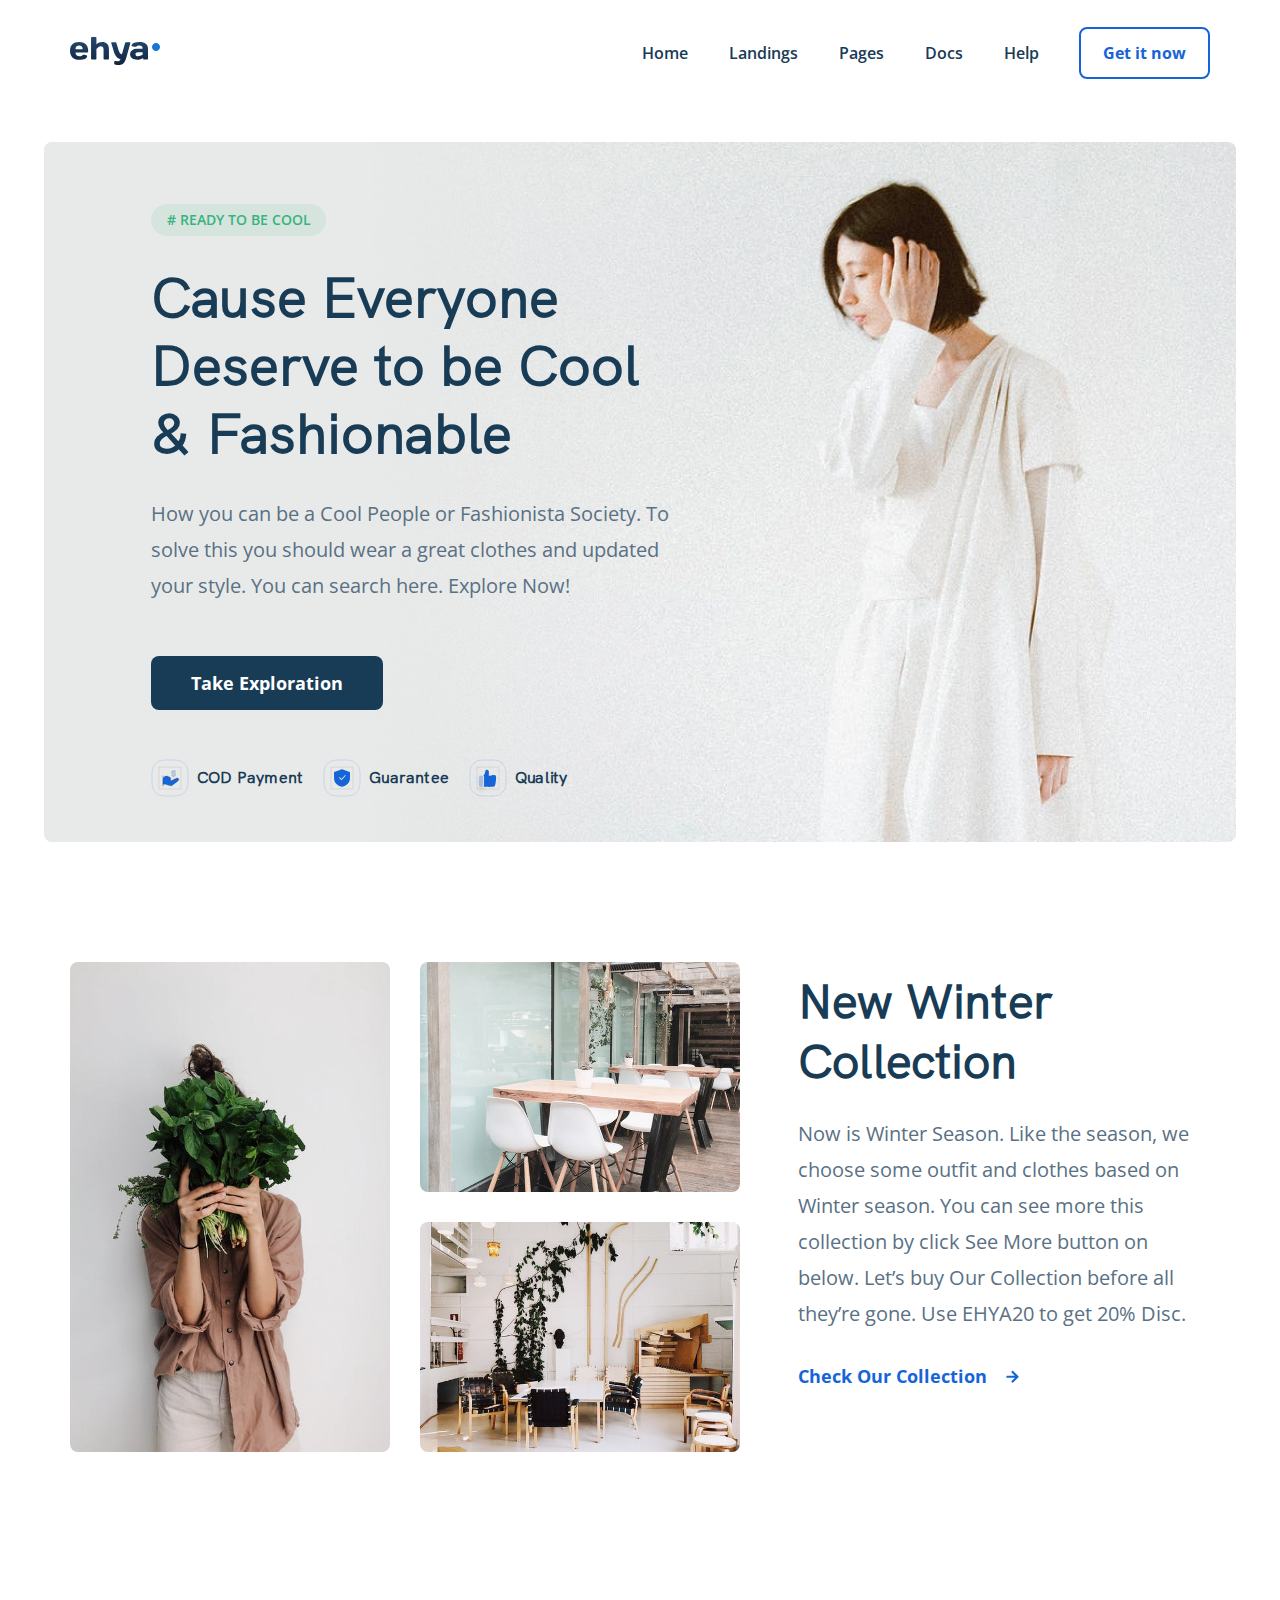
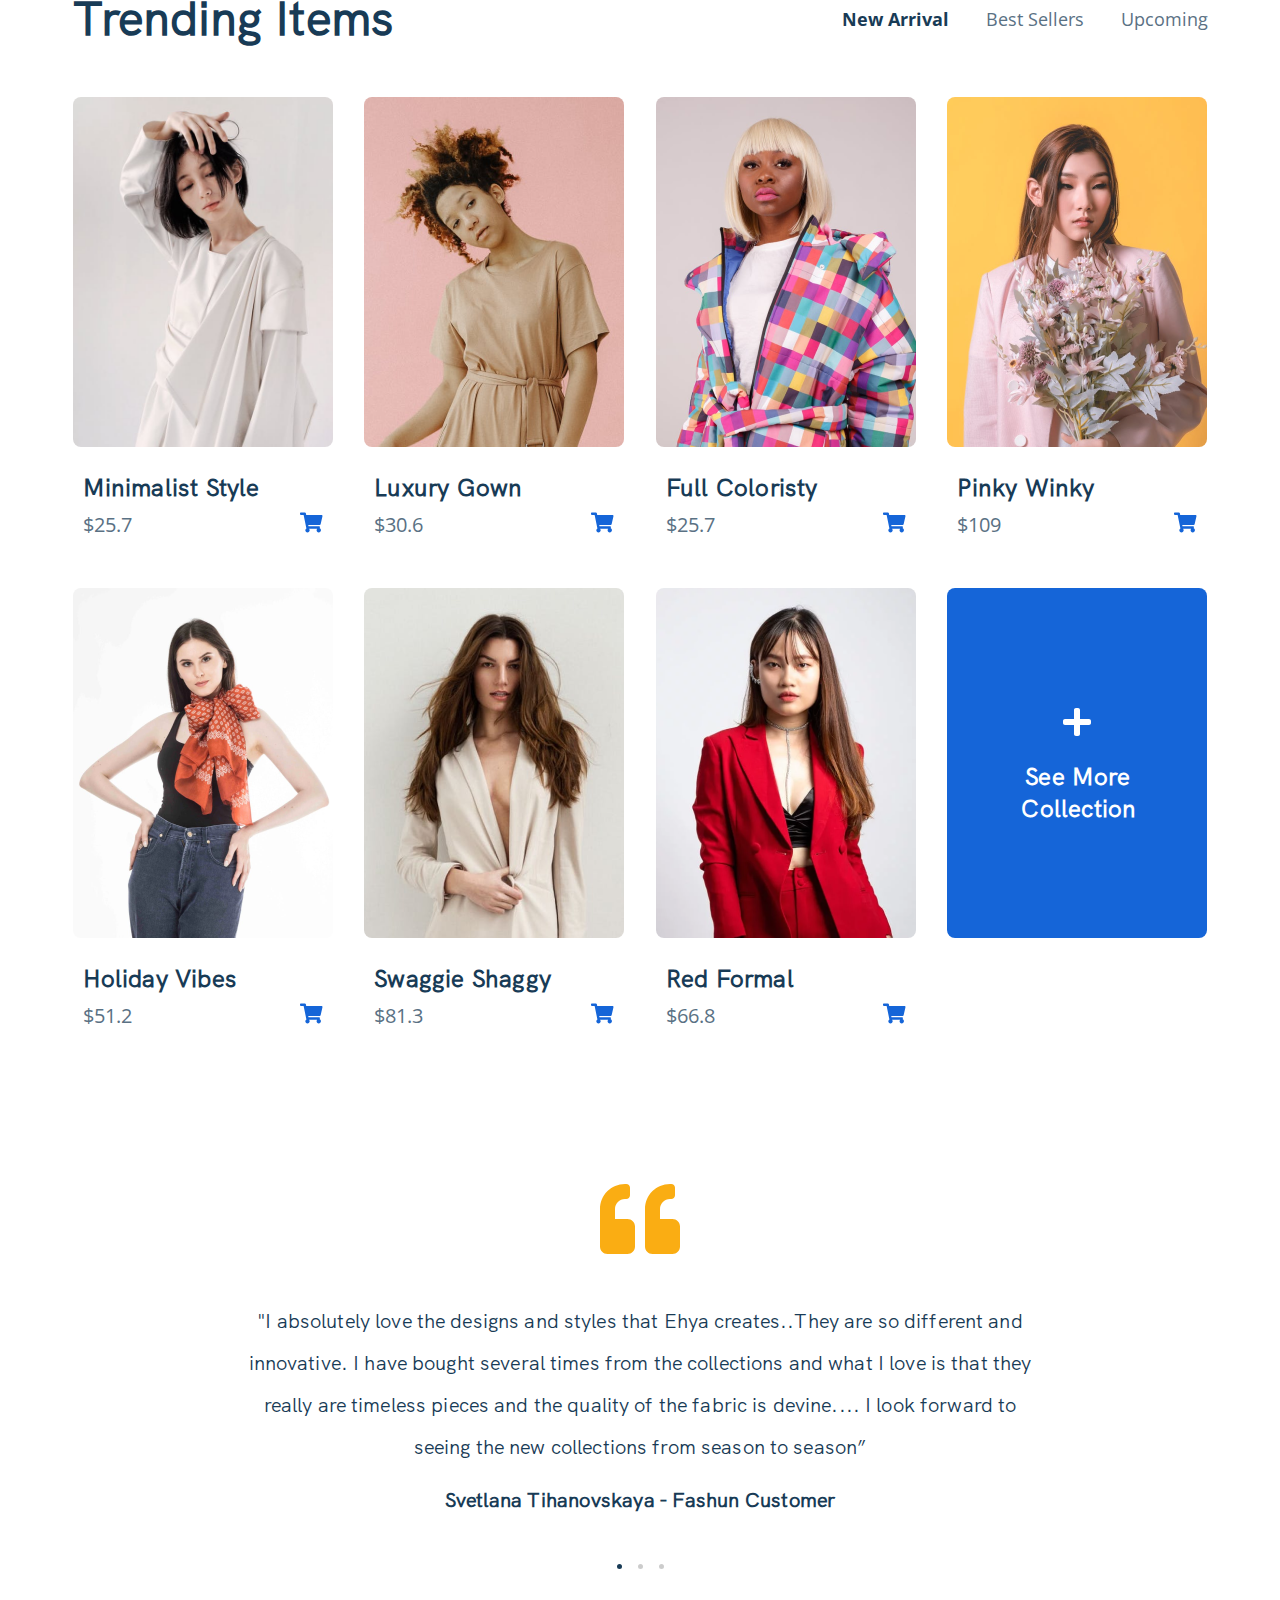
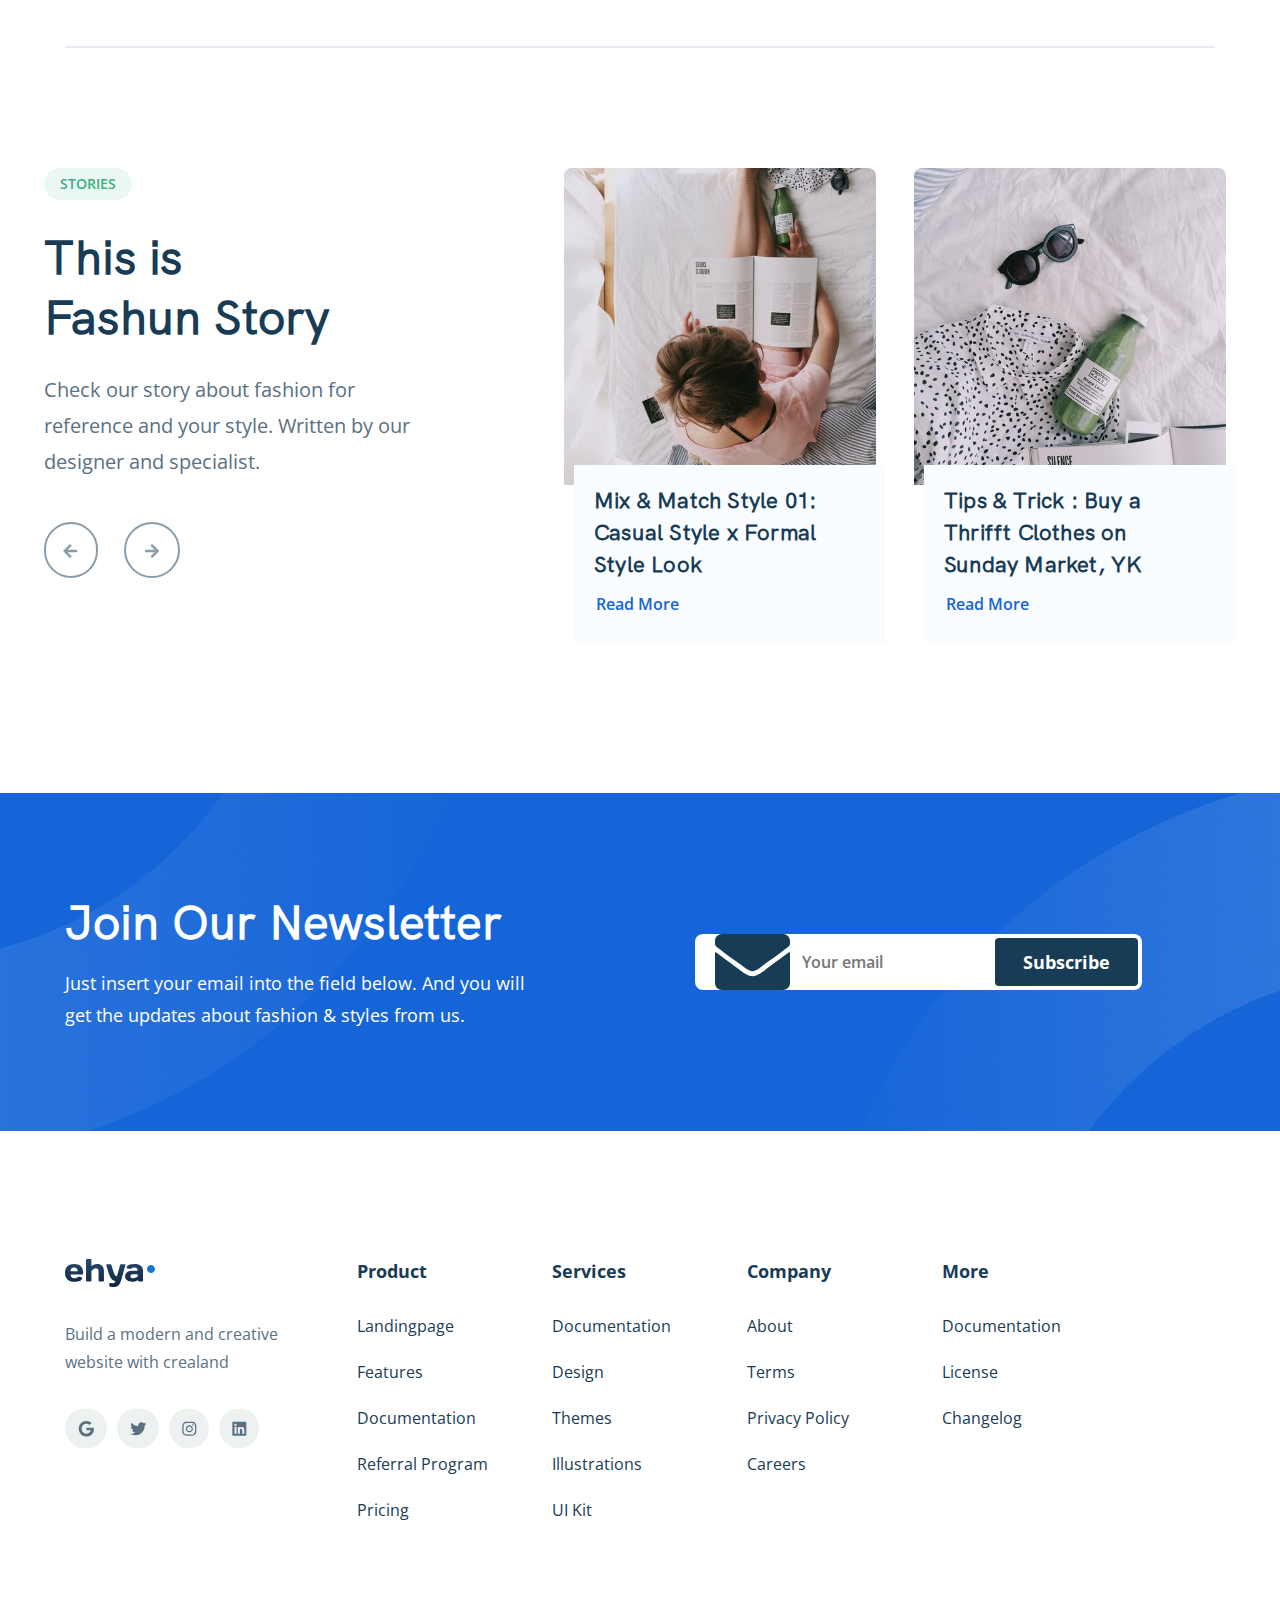
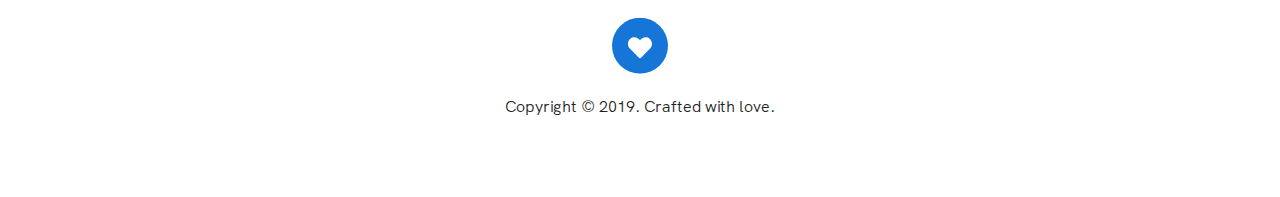
<file: index.html>
<!DOCTYPE html>
<html lang="en">
  <head>
    <meta charset="UTF-8" />
    <meta name="viewport" content="width=device-width, initial-scale=1.0" />
    <title>Fashion</title>
    <link rel="icon" type="image/png" sizes="16x16" href="favicon.ico" />
    <link rel="stylesheet" href="css/swiper-bundle.min.css" />
    <link rel="stylesheet" href="css/style.css" />
    <link
      href="https://fonts.googleapis.com/css2?family=Open+Sans:wght@400;700&display=swap"
      rel="stylesheet"
    />
  </head>
  <body>
    <header class="header header__fixed">
      <div class="container">
        <div class="header__top">
          <a href="https://www.kadyr-nurberdiyev.ru/Fashion/" class="logo">
            <img
              src="img/Logo.svg"
              alt="foto:image"
              class="header__logo-image"
            />
          </a>
          <ul class="navbar-menu">
            <li class="navbar-menu__item">
              <a
                href="https://www.kadyr-nurberdiyev.ru/Fashion/"
                class="navbar-menu__link"
                >Home</a
              >
            </li>
            <li class="navbar-menu__item">
              <a
                href="https://www.kadyr-nurberdiyev.ru/Fashion/"
                class="navbar-menu__link"
                >Landings</a
              >
            </li>
            <li class="navbar-menu__item">
              <a
                href="https://www.kadyr-nurberdiyev.ru/Fashion/"
                class="navbar-menu__link"
                >Pages</a
              >
            </li>
            <li class="navbar-menu__item">
              <a
                href="https://www.kadyr-nurberdiyev.ru/Fashion/"
                class="navbar-menu__link"
                >Docs</a
              >
            </li>
            <li class="navbar-menu__item">
              <a
                href="https://www.kadyr-nurberdiyev.ru/Fashion/"
                class="navbar-menu__link"
                >Help</a
              >
            </li>
          </ul>
          <!-- /.navbar-menu -->
          <a
            href="https://www.kadyr-nurberdiyev.ru/Fashion/"
            class="header__button"
            >Get it now</a
          >
          <button data-toggle="modal" class="header__mobile-button">
            <span class="header__line"></span>
            <span class="header__line"></span>
            <span class="header__line"></span>
          </button>
        </div>
        <!-- /.header__top -->
      </div>
      <!-- /.container -->
    </header>
    <div class="modal">
      <div class="modal__dialog">
        <a
          href="https://www.kadyr-nurberdiyev.ru/Fashion/"
          class="modal__close"
        >
          <img src="img/icon-close.svg" alt="icon: close"
        /></a>
        <ul class="modal__menu">
          <li class="modal__item">
            <a
              href="https://www.kadyr-nurberdiyev.ru/Fashion/"
              class="modal__link"
              >Home</a
            >
          </li>
          <li class="modal__item">
            <a
              href="https://www.kadyr-nurberdiyev.ru/Fashion/"
              class="modal__link"
              >Landings</a
            >
          </li>
          <li class="modal__item">
            <a
              href="https://www.kadyr-nurberdiyev.ru/Fashion/"
              class="modal__link"
              >Pages</a
            >
          </li>
          <li class="modal__item">
            <a
              href="https://www.kadyr-nurberdiyev.ru/Fashion/"
              class="modal__link"
              >Docs</a
            >
          </li>
          <li class="modal__item">
            <a
              href="https://www.kadyr-nurberdiyev.ru/Fashion/"
              class="modal__link"
              >Help</a
            >
          </li>
        </ul>
        <!-- /.navbar-menu -->
        <a
          href="https://www.kadyr-nurberdiyev.ru/Fashion/"
          class="modal__button"
          >Get it now</a
        >
      </div>
      <!-- /.modal__dialog -->
    </div>
    <!-- /.modal -->

    <section class="advertisement">
      <div class="advertisement__main-texts">
        <p class="advertisement__tag"># READY TO BE COOL</p>
        <h1 class="advertisement__head">
          Cause Everyone Deserve to be Cool &&nbsp;Fashionable
        </h1>
        <span class="text advertisement__text"
          >How you can be a Cool People or Fashionista Society. To solve this
          you should wear a great clothes and updated your style. You can search
          here. Explore Now!</span
        >
        <a
          href="https://www.kadyr-nurberdiyev.ru/Fashion/"
          class="advertisement__button"
          >Take Exploration</a
        >
        <div class="advertisement__icons">
          <a
            href="https://www.kadyr-nurberdiyev.ru/Fashion/"
            class="advertisement__icons_payment"
          >
            <img
              class="advertisement__icon"
              src="img/icon-get-money.svg"
              alt="icon: get-money"
            />
            <span class="advertisement__icon_payment">COD Payment</span>
          </a>
          <a
            href="https://www.kadyr-nurberdiyev.ru/Fashion/"
            class="advertisement__icons_guarantee"
          >
            <img
              class="advertisement__icon"
              src="img/icon-protection.svg"
              alt="icon: icon-protection"
            />
            <span>Guarantee</span>
          </a>
          <a
            href="https://www.kadyr-nurberdiyev.ru/Fashion/"
            class="advertisement__icons_quality"
          >
            <img
              class="advertisement__icon"
              src="img/icon-like.svg"
              alt="icon: like"
            />
            <span>Quality</span>
          </a>
        </div>
        <!-- /.advertisement__icons -->
      </div>
      <!-- /.advertisement__main-texts -->
    </section>
    <!-- /.advertisement -->
    <section class="new-collection">
      <div class="container">
        <div class="new-collection__section">
          <div class="new-collection__photos">
            <div class="new-collection__big-photos">
              <img
                class="new-collection__big-photo"
                src="img/new-collection-1.png"
                alt="foto: new collection clothe"
              />
            </div>
            <div class="new-collection__little-photos">
              <img
                class="new-collection__little-photo_1"
                src="img/new-collection-2.png"
                alt="foto: new collection interior"
              />
              <img
                class="new-collection__little-photo_2"
                src="img/new-collection-3.png"
                alt="foto: new collection interior"
              />
            </div>
          </div>
          <!-- /.new-collection__photos -->
          <div class="new-collection__texts">
            <h3 class="title new-collection__title">New Winter Collection</h3>
            <p class="text new-collection__text">
              Now is Winter Season. Like the season, we choose some outfit and
              clothes based on Winter season. You can see more this collection
              by click See More button on below. Let’s buy Our Collection before
              all they’re gone. Use EHYA20 to get 20% Disc.
            </p>
            <div class="new-collection__check">
              <a href="https://www.kadyr-nurberdiyev.ru/Fashion/" class="check"
                >Check Our Collection</a
              >
              <img src="img/icon-check.svg" alt="icon: next" />
            </div>
          </div>
          <!-- /.new-collection__texts -->
        </div>
        <!-- /.new-collection__section -->
      </div>
      <!-- /.container -->
    </section>
    <section class="trends">
      <div class="container">
        <div class="trends__texts">
          <h3 class="title trends__title">Trending Items</h3>
          <!-- /.title trends__title -->
          <ul class="trends__navbar">
            <li
              data-target="#new"
              class="trends__navbar_link trends__navbar_link--active"
            >
              New Arrival
            </li>
            <li data-target="#best" class="trends__navbar_link">
              Best Sellers
            </li>
            <li data-target="#up" class="trends__navbar_link">
              Upcoming
            </li>
          </ul>
          <!-- /.trends__navbar -->
        </div>
        <!-- /.trends__texts -->
        <div id="new" class="content__item content__item--active">
          <div class="products">
            <div class="card products__card1">
              <a
                href="https://www.kadyr-nurberdiyev.ru/Fashion/"
                class="product"
              >
                <img
                  src="img/products-image/products-image-1.png"
                  alt="foto: product"
                  class="products__image"
                />
              </a>
              <!-- /.product -->
              <a
                href="https://www.kadyr-nurberdiyev.ru/Fashion/"
                class="products__name"
                >Minimalist Style</a
              >
              <!-- /.products__name -->
              <div class="products__buy">
                <span class="products__price">$25.7</span>
                <a
                  href="https://www.kadyr-nurberdiyev.ru/Fashion/"
                  class="products__order"
                >
                  <img
                    class="shopping-cart"
                    src="img/shopping-cart.svg"
                    alt="foto: cart"
                  />
                </a>
              </div>
              <!-- /.products__buy -->
            </div>
            <!-- /.card products__card1 -->
            <div class="card products__card2">
              <a
                href="https://www.kadyr-nurberdiyev.ru/Fashion/"
                class="product"
              >
                <img
                  src="img/products-image/products-image-2.png"
                  alt=""
                  class="products__image"
                />
              </a>
              <!-- /.product -->
              <a
                href="https://www.kadyr-nurberdiyev.ru/Fashion/"
                class="products__name"
                >Luxury Gown</a
              >
              <!-- /.products__name -->
              <div class="products__buy">
                <span class="products__price">$30.6</span>
                <a
                  href="https://www.kadyr-nurberdiyev.ru/Fashion/"
                  class="products__order"
                >
                  <img
                    class="shopping-cart"
                    src="img/shopping-cart.svg"
                    alt="foto: cart"
                  />
                </a>
              </div>
              <!-- /.products__buy -->
            </div>
            <!-- /.card products__card2 -->
            <div class="card products__card3">
              <a
                href="https://www.kadyr-nurberdiyev.ru/Fashion/"
                class="product"
              >
                <img
                  src="img/products-image/products-image-3.png"
                  alt=""
                  class="products__image"
                />
              </a>
              <!-- /.product -->
              <a
                href="https://www.kadyr-nurberdiyev.ru/Fashion/"
                class="products__name"
                >Full Coloristy</a
              >
              <!-- /.products__name -->
              <div class="products__buy">
                <span class="products__price">$25.7</span>
                <a
                  href="https://www.kadyr-nurberdiyev.ru/Fashion/"
                  class="products__order"
                >
                  <img
                    class="shopping-cart"
                    src="img/shopping-cart.svg"
                    alt="foto: cart"
                  />
                </a>
              </div>
              <!-- /.products__buy -->
            </div>
            <!-- /.card products__card3 -->
            <div class="card products__card4">
              <a
                href="https://www.kadyr-nurberdiyev.ru/Fashion/"
                class="product"
              >
                <img
                  src="img/products-image/products-image-4.png"
                  alt=""
                  class="products__image"
                />
              </a>
              <!-- /.product -->
              <a
                href="https://www.kadyr-nurberdiyev.ru/Fashion/"
                class="products__name"
                >Pinky Winky</a
              >
              <!-- /.products__name -->
              <div class="products__buy">
                <span class="products__price">$109</span>
                <a
                  href="https://www.kadyr-nurberdiyev.ru/Fashion/"
                  class="products__order"
                >
                  <img
                    class="shopping-cart"
                    src="img/shopping-cart.svg"
                    alt="foto: cart"
                  />
                </a>
              </div>
              <!-- /.products__buy -->
            </div>
            <!-- /.card products__card4 -->
            <div class="card products__card5">
              <a
                href="https://www.kadyr-nurberdiyev.ru/Fashion/"
                class="product"
              >
                <img
                  src="img/products-image/products-image-5.png"
                  alt=""
                  class="products__image"
                />
              </a>
              <!-- /.product -->
              <a
                href="https://www.kadyr-nurberdiyev.ru/Fashion/"
                class="products__name"
                >Holiday Vibes</a
              >
              <!-- /.products__name -->
              <div class="products__buy">
                <span class="products__price">$51.2</span>
                <a
                  href="https://www.kadyr-nurberdiyev.ru/Fashion/"
                  class="products__order"
                >
                  <img
                    class="shopping-cart"
                    src="img/shopping-cart.svg"
                    alt="foto: cart"
                  />
                </a>
              </div>
              <!-- /.products__buy -->
            </div>
            <!-- /.card products__card5 -->
            <div class="card products__card6">
              <a
                href="https://www.kadyr-nurberdiyev.ru/Fashion/"
                class="product"
              >
                <img
                  src="img/products-image/products-image-6.png"
                  alt=""
                  class="products__image"
                />
              </a>
              <!-- /.product -->
              <a
                href="https://www.kadyr-nurberdiyev.ru/Fashion/"
                class="products__name"
                >Swaggie Shaggy</a
              >
              <!-- /.products__name -->
              <div class="products__buy">
                <span class="products__price">$81.3</span>
                <a
                  href="https://www.kadyr-nurberdiyev.ru/Fashion/"
                  class="products__order"
                >
                  <img
                    class="shopping-cart"
                    src="img/shopping-cart.svg"
                    alt="foto: cart"
                  />
                </a>
              </div>
              <!-- /.products__buy -->
            </div>
            <!-- /.card products__card6 -->
            <div class="card products__card7">
              <a
                href="https://www.kadyr-nurberdiyev.ru/Fashion/"
                class="product"
              >
                <img
                  src="img/products-image/products-image-7.png"
                  alt=""
                  class="products__image"
                />
              </a>
              <!-- /.product -->
              <a
                href="https://www.kadyr-nurberdiyev.ru/Fashion/"
                class="products__name"
                >Red Formal</a
              >
              <!-- /.products__name -->
              <div class="products__buy">
                <span class="products__price">$66.8</span>
                <a
                  href="https://www.kadyr-nurberdiyev.ru/Fashion/"
                  class="products__order"
                >
                  <img
                    class="shopping-cart"
                    src="img/shopping-cart.svg"
                    alt="foto: cart"
                  />
                </a>
              </div>
              <!-- /.products__buy -->
            </div>
            <!-- /.card products__card7 -->
            <div class="card products__card8">
              <a
                href="https://www.kadyr-nurberdiyev.ru/Fashion/"
                class="products__image products__image_8"
              >
                <img class="add" src="img/plus.svg" alt="icon: plus" />
                <span class="see-collection">See More Collection</span>
              </a>
            </div>
            <!-- /.card products__card8 -->
          </div>
          <!-- /.trends__products -->
        </div>
        <div id="best" class="content__item">
          <div class="products">
            <div class="card products__card1">
              <a
                href="https://www.kadyr-nurberdiyev.ru/Fashion/"
                class="product"
              >
                <img
                  src="img/products-image/1.jpg"
                  alt="foto: product"
                  class="products__image"
                />
              </a>
              <!-- /.product -->
              <a
                href="https://www.kadyr-nurberdiyev.ru/Fashion/"
                class="products__name"
                >Minimalist Style</a
              >
              <!-- /.products__name -->
              <div class="products__buy">
                <span class="products__price">$25.7</span>
                <a
                  href="https://www.kadyr-nurberdiyev.ru/Fashion/"
                  class="products__order"
                >
                  <img
                    class="shopping-cart"
                    src="img/shopping-cart.svg"
                    alt="foto: cart"
                  />
                </a>
              </div>
              <!-- /.products__buy -->
            </div>
            <!-- /.card products__card1 -->
            <div class="card products__card2">
              <a
                href="https://www.kadyr-nurberdiyev.ru/Fashion/"
                class="product"
              >
                <img
                  src="img/products-image/2.jpg"
                  alt=""
                  class="products__image"
                />
              </a>
              <!-- /.product -->
              <a
                href="https://www.kadyr-nurberdiyev.ru/Fashion/"
                class="products__name"
                >Luxury Gown</a
              >
              <!-- /.products__name -->
              <div class="products__buy">
                <span class="products__price">$30.6</span>
                <a
                  href="https://www.kadyr-nurberdiyev.ru/Fashion/"
                  class="products__order"
                >
                  <img
                    class="shopping-cart"
                    src="img/shopping-cart.svg"
                    alt="foto: cart"
                  />
                </a>
              </div>
              <!-- /.products__buy -->
            </div>
            <!-- /.card products__card2 -->
            <div class="card products__card3">
              <a
                href="https://www.kadyr-nurberdiyev.ru/Fashion/"
                class="product"
              >
                <img
                  src="img/products-image/3.jpg"
                  alt=""
                  class="products__image"
                />
              </a>
              <!-- /.product -->
              <a
                href="https://www.kadyr-nurberdiyev.ru/Fashion/"
                class="products__name"
                >Full Coloristy</a
              >
              <!-- /.products__name -->
              <div class="products__buy">
                <span class="products__price">$25.7</span>
                <a
                  href="https://www.kadyr-nurberdiyev.ru/Fashion/"
                  class="products__order"
                >
                  <img
                    class="shopping-cart"
                    src="img/shopping-cart.svg"
                    alt="foto: cart"
                  />
                </a>
              </div>
              <!-- /.products__buy -->
            </div>
            <!-- /.card products__card3 -->
            <div class="card products__card4">
              <a
                href="https://www.kadyr-nurberdiyev.ru/Fashion/"
                class="product"
              >
                <img
                  src="img/products-image/4.jpg"
                  alt=""
                  class="products__image"
                />
              </a>
              <!-- /.product -->
              <a
                href="https://www.kadyr-nurberdiyev.ru/Fashion/"
                class="products__name"
                >Pinky Winky</a
              >
              <!-- /.products__name -->
              <div class="products__buy">
                <span class="products__price">$109</span>
                <a
                  href="https://www.kadyr-nurberdiyev.ru/Fashion/"
                  class="products__order"
                >
                  <img
                    class="shopping-cart"
                    src="img/shopping-cart.svg"
                    alt="foto: cart"
                  />
                </a>
              </div>
              <!-- /.products__buy -->
            </div>
            <!-- /.card products__card4 -->
            <div class="card products__card8">
              <a
                href="https://www.kadyr-nurberdiyev.ru/Fashion/"
                class="products__image products__image_8"
              >
                <img class="add" src="img/plus.svg" alt="icon: plus" />
                <span class="see-collection">See More Collection</span>
              </a>
            </div>
            <!-- /.card products__card8 -->
          </div>
          <!-- /.trends__products -->
        </div>
        <div id="up" class="content__item">
          <div class="products">
            <div class="card products__card1">
              <a
                href="https://www.kadyr-nurberdiyev.ru/Fashion/"
                class="product"
              >
                <img
                  src="img/products-image/5.jpg"
                  alt="foto: product"
                  class="products__image"
                />
              </a>
              <!-- /.product -->
              <a
                href="https://www.kadyr-nurberdiyev.ru/Fashion/"
                class="products__name"
                >Minimalist Style</a
              >
              <!-- /.products__name -->
              <div class="products__buy">
                <span class="products__price">$25.7</span>
                <a
                  href="https://www.kadyr-nurberdiyev.ru/Fashion/"
                  class="products__order"
                >
                  <img
                    class="shopping-cart"
                    src="img/shopping-cart.svg"
                    alt="foto: cart"
                  />
                </a>
              </div>
              <!-- /.products__buy -->
            </div>
            <!-- /.card products__card1 -->
            <div class="card products__card2">
              <a
                href="https://www.kadyr-nurberdiyev.ru/Fashion/"
                class="product"
              >
                <img
                  src="img/products-image/6.jpg"
                  alt=""
                  class="products__image"
                />
              </a>
              <!-- /.product -->
              <a
                href="https://www.kadyr-nurberdiyev.ru/Fashion/"
                class="products__name"
                >Luxury Gown</a
              >
              <!-- /.products__name -->
              <div class="products__buy">
                <span class="products__price">$30.6</span>
                <a
                  href="https://www.kadyr-nurberdiyev.ru/Fashion/"
                  class="products__order"
                >
                  <img
                    class="shopping-cart"
                    src="img/shopping-cart.svg"
                    alt="foto: cart"
                  />
                </a>
              </div>
              <!-- /.products__buy -->
            </div>
            <!-- /.card products__card2 -->
            <div class="card products__card3">
              <a
                href="https://www.kadyr-nurberdiyev.ru/Fashion/"
                class="product"
              >
                <img
                  src="img/products-image/12.jpg"
                  alt=""
                  class="products__image"
                />
              </a>
              <!-- /.product -->
              <a
                href="https://www.kadyr-nurberdiyev.ru/Fashion/"
                class="products__name"
                >Full Coloristy</a
              >
              <!-- /.products__name -->
              <div class="products__buy">
                <span class="products__price">$25.7</span>
                <a
                  href="https://www.kadyr-nurberdiyev.ru/Fashion/"
                  class="products__order"
                >
                  <img
                    class="shopping-cart"
                    src="img/shopping-cart.svg"
                    alt="foto: cart"
                  />
                </a>
              </div>
              <!-- /.products__buy -->
            </div>
            <!-- /.card products__card3 -->
            <div class="card products__card4">
              <a
                href="https://www.kadyr-nurberdiyev.ru/Fashion/"
                class="product"
              >
                <img
                  src="img/products-image/8.jpg"
                  alt=""
                  class="products__image"
                />
              </a>
              <!-- /.product -->
              <a
                href="https://www.kadyr-nurberdiyev.ru/Fashion/"
                class="products__name"
                >Pinky Winky</a
              >
              <!-- /.products__name -->
              <div class="products__buy">
                <span class="products__price">$109</span>
                <a
                  href="https://www.kadyr-nurberdiyev.ru/Fashion/"
                  class="products__order"
                >
                  <img
                    class="shopping-cart"
                    src="img/shopping-cart.svg"
                    alt="foto: cart"
                  />
                </a>
              </div>
              <!-- /.products__buy -->
            </div>
            <!-- /.card products__card4 -->
            <div class="card products__card5">
              <a
                href="https://www.kadyr-nurberdiyev.ru/Fashion/"
                class="product"
              >
                <img
                  src="img/products-image/9.jpg"
                  alt=""
                  class="products__image"
                />
              </a>
              <!-- /.product -->
              <a
                href="https://www.kadyr-nurberdiyev.ru/Fashion/"
                class="products__name"
                >Holiday Vibes</a
              >
              <!-- /.products__name -->
              <div class="products__buy">
                <span class="products__price">$51.2</span>
                <a
                  href="https://www.kadyr-nurberdiyev.ru/Fashion/"
                  class="products__order"
                >
                  <img
                    class="shopping-cart"
                    src="img/shopping-cart.svg"
                    alt="foto: cart"
                  />
                </a>
              </div>
              <!-- /.products__buy -->
            </div>
            <!-- /.card products__card5 -->
            <div class="card products__card7">
              <a
                href="https://www.kadyr-nurberdiyev.ru/Fashion/"
                class="product"
              >
                <img
                  src="img/products-image/10.webp"
                  alt=""
                  class="products__image"
                />
              </a>
              <!-- /.product -->
              <a
                href="https://www.kadyr-nurberdiyev.ru/Fashion/"
                class="products__name"
                >Red Formal</a
              >
              <!-- /.products__name -->
              <div class="products__buy">
                <span class="products__price">$66.8</span>
                <a
                  href="https://www.kadyr-nurberdiyev.ru/Fashion/"
                  class="products__order"
                >
                  <img
                    class="shopping-cart"
                    src="img/shopping-cart.svg"
                    alt="foto: cart"
                  />
                </a>
              </div>
              <!-- /.products__buy -->
            </div>
            <!-- /.card products__card7 -->
            <div class="card products__card8">
              <a
                href="https://www.kadyr-nurberdiyev.ru/Fashion/"
                class="products__image products__image_8"
              >
                <img class="add" src="img/plus.svg" alt="icon: plus" />
                <span class="see-collection">See More Collection</span>
              </a>
            </div>
            <!-- /.card products__card8 -->
          </div>
          <!-- /.trends__products -->
        </div>
        <!-- /.content__item content__item_active -->
      </div>
      <!-- /.container -->
    </section>
    <section class="reviews">
      <div class="container">
        <div class="swiper-container swiper-container__reviews">
          <!-- Additional required wrapper -->
          <div class="swiper-wrapper swiper-wrapper__reviews">
            <!-- Slides -->
            <div class="swiper-slide swiper-slide__reviews">
              <p class="reviews__text">
                "I absolutely love the designs and styles that Ehya
                creates..They are so different and innovative. I have bought
                several times from the collections and what I love is that they
                really are timeless pieces and the quality of the fabric is
                devine.... I look forward to seeing the new collections from
                season to season”
              </p>
              <h4 class="reviews__author">
                Svetlana Tihanovskaya - Fashun Customer
              </h4>
            </div>
            <!-- slide-1 -->
            <div class="swiper-slide swiper-slide__reviews">
              <p class="reviews__text">
                "Lorem ipsum dolor sit amet consectetur, adipisicing elit.
                Suscipit voluptatem libero saepe perferendis ipsam illum aperiam
                dolorem totam est quaerat officiis labore minima magnam, hic
                quam expedita nihil, ducimus dicta reiciendis cum a, delectus
                aspernatur exercitationem fugit. Possimus, voluptas rem.”
              </p>
              <h4 class="reviews__author">
                Veronica Chepkalo - Fashun Customer
              </h4>
            </div>
            <!-- slide-2 -->
            <div class="swiper-slide swiper-slide__reviews">
              <p class="reviews__text">
                "Lorem ipsum dolor sit amet consectetur adipisicing elit. Ad
                quam corrupti aut architecto autem molestiae repudiandae
                voluptate, quas dolores consequatur, nisi provident sunt?
                Provident sed mollitia itaque officiis quo! Saepe repudiandae
                ratione quasi, praesentium tempore qui blanditiis!”
              </p>
              <h4 class="reviews__author">
                Marie Kolesnikova - Fashun Customer
              </h4>
            </div>
            <!-- slide-3 -->
          </div>
          <!-- swiper-wrapper -->
          <!-- If we need pagination -->
          <div class="swiper-pagination"></div>
        </div>
        <!-- swiper-container reviews-slider -->
      </div>
      <!-- /.container -->
    </section>
    <section class="story">
      <div class="story__line"></div>
      <div class="container story__container">
        <!-- /.story__line -->
        <div class="story__texts">
          <p class="story__tag">STORIES</p>
          <h3 class="title story__title">This is Fashun Story</h3>
          <p class="text story__text">
            Check our story about fashion for reference and your style. Written
            by our designer and specialist.
          </p>
          <div class="story__buttons">
            <button class="story__button story__button_prev">
              <img
                class="story__button-img"
                src="img/swiper-button-prev.svg"
                alt="icon: swiper-button-prev"
              />
            </button>
            <button class="story__button story__button_next">
              <img
                class="story__button-img"
                src="img/swiper-button-next.svg"
                alt="icon: swiper-button-next"
              />
            </button>
          </div>
          <!-- /.story__buttons -->
        </div>
        <!-- /.story__texts -->
        <div class="story__cards">
          <div class="swiper-container story__swiper-container">
            <div class="swiper-wrapper story__swiper-wrapper">
              <div class="swiper-slide story__swiper-slide">
                <div class="slide-1">
                  <img
                    class="story__image"
                    src="img/story-image-1.png"
                    alt="foto: image"
                  />
                  <div class="story__card">
                    <p class="story__name">
                      Mix & Match Style 01: Casual Style x Formal Style Look
                    </p>
                    <a
                      href="https://www.kadyr-nurberdiyev.ru/Fashion/"
                      class="story__read"
                    >
                      Read More
                    </a>
                  </div>
                  <!-- /.card-1 -->
                </div>
                <!-- /.slide-1 -->

                <div class="slide-2">
                  <img
                    class="story__image"
                    src="img/story-image-2.png"
                    alt="foto: image"
                  />
                  <div class="story__card">
                    <p class="story__name">
                      Tips & Trick : Buy a Thrifft Clothes on Sunday Market, YK
                    </p>
                    <a
                      href="https://www.kadyr-nurberdiyev.ru/Fashion/"
                      class="story__read"
                    >
                      Read More
                    </a>
                  </div>
                  <!-- /.card-2 -->
                </div>
                <!-- /.slide-2 -->
              </div>
              <!-- /.slides -->
            </div>
            <!-- /.swiper-wrapper style__swiper-wrapper -->
          </div>
          <!-- /.swiper-container style__swiper-container -->
        </div>
        <!-- /.story__cards -->
      </div>
      <!-- /.container -->
    </section>
    <section class="newsletter">
      <div class="container">
        <div class="newsletter__wrapper">
          <div class="newsletter__texts">
            <h3 class="title newsletter__title">Join Our Newsletter</h3>
            <span class="newsletter__text"
              >Just insert your email into the field below. And you will get the
              updates about fashion & styles from us.</span
            >
          </div>
          <!-- /.newsletter__texts -->
          <form
            action="send.php"
            method="POST"
            class="form newsletter__form"
            autocomplete="off"
          >
            <div class="newsletter__subscribe">
              <img
                class="newsletter__icon"
                src="img/icon-message.svg"
                alt="icon: icon-message"
              />
              <input
                type="email"
                class="input newsletter__input"
                placeholder="Your email"
                name="email"
                required
              />
            </div>
            <button type="submit" class="button newsletter__button">
              Subscribe
            </button>
          </form>
        </div>
        <!-- /.newsletter-wrapper -->
      </div>
      <!-- /.container -->
    </section>
    <!-- /.newsletter -->
    <footer class="footer">
      <div class="container footer__container">
        <div class="footer__wrapper">
          <div class="footer__advertisement">
            <a
              href="https://www.kadyr-nurberdiyev.ru/Fashion/"
              class="footer__logo"
            >
              <img
                src="img/Logo.svg"
                alt="foto:image"
                class="footer__logo-image"
              />
            </a>
            <div class="footer__advertisement_text">
              Build a modern and creative website with crealand
            </div>
            <div class="footer__social-networks">
              <a href="https://www.google.com/" class="social-network google">
                <img src="img/icon-google.svg" alt="icon: google" />
              </a>
              <a href="https://www.twitter.com/" class="social-network twitter">
                <img src="img/icon-twitter.svg" alt="icon: twitter" />
              </a>
              <a
                href="https://www.instagram.com/"
                class="social-network instagram"
              >
                <img src="img/icon-instagram.svg" alt="icon: instagram" />
              </a>
              <a
                href="https://www.linkedin.com/"
                class="social-network linkedin"
              >
                <img src="img/icon-linkedin.svg" alt="icon: linkedin" />
              </a>
            </div>
            <!-- /.footer__social-networks -->
          </div>
          <!-- /.footer__advertisement -->
          <div class="footer__lists">
            <div class="footer__list">
              <h3 class="footer__title">Product</h3>
              <ul class="footer__ul">
                <li class="footer__item">
                  <a
                    href="https://www.kadyr-nurberdiyev.ru/Fashion/"
                    class="footer__link"
                    >Landingpage</a
                  >
                </li>
                <li class="footer__item">
                  <a
                    href="https://www.kadyr-nurberdiyev.ru/Fashion/"
                    class="footer__link"
                    >Features</a
                  >
                </li>
                <li class="footer__item">
                  <a
                    href="https://www.kadyr-nurberdiyev.ru/Fashion/"
                    class="footer__link"
                    >Documentation</a
                  >
                </li>
                <li class="footer__item">
                  <a
                    href="https://www.kadyr-nurberdiyev.ru/Fashion/"
                    class="footer__link"
                    >Referral Program</a
                  >
                </li>
                <li class="footer__item">
                  <a
                    href="https://www.kadyr-nurberdiyev.ru/Fashion/"
                    class="footer__link"
                    >Pricing
                  </a>
                </li>
              </ul>
            </div>
            <!-- /.footer__list -->
            <div class="footer__list">
              <h3 class="footer__title">Services</h3>
              <ul class="footer__ul">
                <li class="footer__item">
                  <a
                    href="https://www.kadyr-nurberdiyev.ru/Fashion/"
                    class="footer__link"
                    >Documentation</a
                  >
                </li>
                <li class="footer__item">
                  <a
                    href="https://www.kadyr-nurberdiyev.ru/Fashion/"
                    class="footer__link"
                    >Design</a
                  >
                </li>
                <li class="footer__item">
                  <a
                    href="https://www.kadyr-nurberdiyev.ru/Fashion/"
                    class="footer__link"
                    >Themes</a
                  >
                </li>
                <li class="footer__item">
                  <a
                    href="https://www.kadyr-nurberdiyev.ru/Fashion/"
                    class="footer__link"
                    >Illustrations</a
                  >
                </li>
                <li class="footer__item">
                  <a
                    href="https://www.kadyr-nurberdiyev.ru/Fashion/"
                    class="footer__link"
                    >UI Kit</a
                  >
                </li>
              </ul>
            </div>
            <!-- /.footer__list -->
            <div class="footer__list">
              <h3 class="footer__title">Company</h3>
              <ul class="footer__ul">
                <li class="footer__item">
                  <a
                    href="https://www.kadyr-nurberdiyev.ru/Fashion/"
                    class="footer__link"
                    >About</a
                  >
                </li>
                <li class="footer__item">
                  <a
                    href="https://www.kadyr-nurberdiyev.ru/Fashion/"
                    class="footer__link"
                    >Terms</a
                  >
                </li>
                <li class="footer__item">
                  <a
                    href="https://www.kadyr-nurberdiyev.ru/Fashion/"
                    class="footer__link"
                    >Privacy Policy</a
                  >
                </li>
                <li class="footer__item">
                  <a
                    href="https://www.kadyr-nurberdiyev.ru/Fashion/"
                    class="footer__link"
                    >Careers</a
                  >
                </li>
              </ul>
            </div>
            <!-- /.footer__list -->
            <div class="footer__list">
              <h3 class="footer__title">More</h3>
              <ul class="footer__ul">
                <li class="footer__item">
                  <a
                    href="https://www.kadyr-nurberdiyev.ru/Fashion/"
                    class="footer__link"
                    >Documentation</a
                  >
                </li>
                <li class="footer__item">
                  <a
                    href="https://www.kadyr-nurberdiyev.ru/Fashion/"
                    class="footer__link"
                    >License</a
                  >
                </li>
                <li class="footer__item">
                  <a
                    href="https://www.kadyr-nurberdiyev.ru/Fashion/"
                    class="footer__link"
                    >Changelog</a
                  >
                </li>
              </ul>
            </div>
            <!-- /.footer__list -->
          </div>
          <!-- /.footer__lists -->
        </div>
        <!-- /.footer__wrapper -->
        <div class="footer__bottom">
          <img class="heart" src="img/icon-heart.svg" alt="icon: heart" />
          <div class="footer__bottom_copyright">
            Copyright © 2019. Crafted with love.
          </div>
        </div>
        <!-- /.footer__bottom -->
      </div>
      <!-- /.footer__container -->
    </footer>
    <script src="js/swiper-bundle.min.js"></script>
    <script src="js/jquery-3.5.1.min.js"></script>
    <script src="js/main.js"></script>
  </body>
</html>
</file>
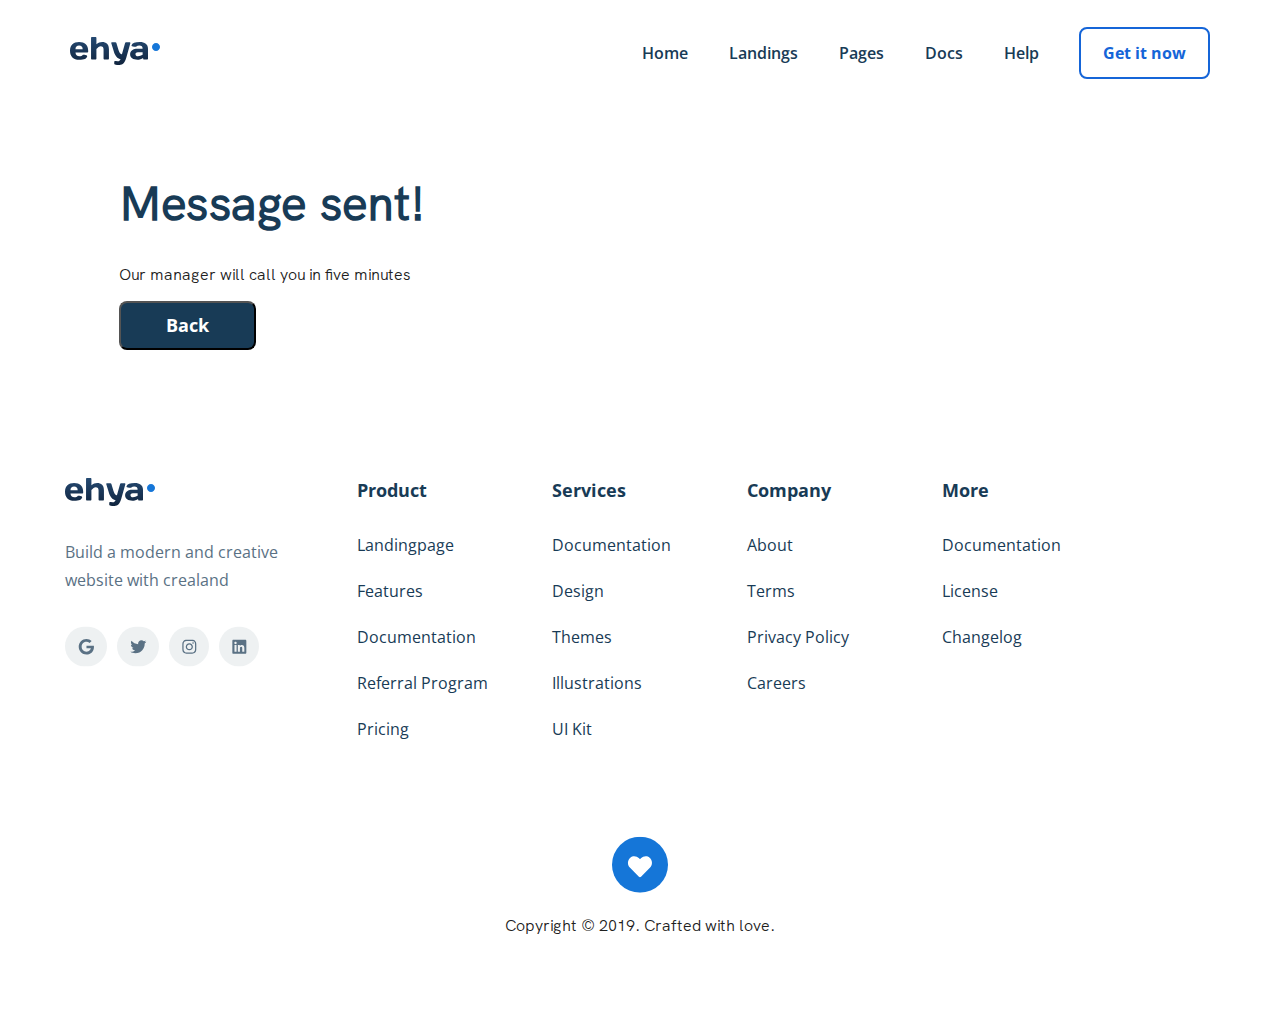
<file: thankyou.html>
<!DOCTYPE html>
<html lang="en">
  <head>
    <meta charset="UTF-8" />
    <meta name="viewport" content="width=device-width, initial-scale=1.0" />
    <title>Fashion</title>
    <link rel="icon" type="image/png" sizes="16x16" href="favicon.ico" />
    <link rel="stylesheet" href="css/swiper-bundle.min.css" />
    <link rel="stylesheet" href="css/style.css" />
    <link
      href="https://fonts.googleapis.com/css2?family=Open+Sans:wght@400;700&display=swap"
      rel="stylesheet"
    />
  </head>

  <body>
    <header class="header header__fixed">
      <div class="container">
        <div class="header__top">
          <a href="https://www.kadyr-nurberdiyev.ru/Fashion/" class="logo">
            <img
              src="img/Logo.svg"
              alt="foto:image"
              class="header__logo-image"
            />
          </a>
          <ul class="navbar-menu">
            <li class="navbar-menu__item">
              <a
                href="https://www.kadyr-nurberdiyev.ru/Fashion/"
                class="navbar-menu__link"
                >Home</a
              >
            </li>
            <li class="navbar-menu__item">
              <a
                href="https://www.kadyr-nurberdiyev.ru/Fashion/"
                class="navbar-menu__link"
                >Landings</a
              >
            </li>
            <li class="navbar-menu__item">
              <a
                href="https://www.kadyr-nurberdiyev.ru/Fashion/"
                class="navbar-menu__link"
                >Pages</a
              >
            </li>
            <li class="navbar-menu__item">
              <a
                href="https://www.kadyr-nurberdiyev.ru/Fashion/"
                class="navbar-menu__link"
                >Docs</a
              >
            </li>
            <li class="navbar-menu__item">
              <a
                href="https://www.kadyr-nurberdiyev.ru/Fashion/"
                class="navbar-menu__link"
                >Help</a
              >
            </li>
          </ul>
          <!-- /.navbar-menu -->
          <a
            href="https://www.kadyr-nurberdiyev.ru/Fashion/"
            class="header__button"
            >Get it now</a
          >
          <button data-toggle="modal" class="header__mobile-button">
            <span class="header__line"></span>
            <span class="header__line"></span>
            <span class="header__line"></span>
          </button>
        </div>
        <!-- /.header__top -->
      </div>
      <!-- /.container -->
    </header>
    <div class="modal">
      <div class="modal__dialog">
        <a
          href="https://www.kadyr-nurberdiyev.ru/Fashion/"
          class="modal__close"
        >
          <img src="img/icon-close.svg" alt="icon: close"
        /></a>
        <ul class="modal__menu">
          <li class="modal__item">
            <a
              href="https://www.kadyr-nurberdiyev.ru/Fashion/"
              class="modal__link"
              >Home</a
            >
          </li>
          <li class="modal__item">
            <a
              href="https://www.kadyr-nurberdiyev.ru/Fashion/"
              class="modal__link"
              >Landings</a
            >
          </li>
          <li class="modal__item">
            <a
              href="https://www.kadyr-nurberdiyev.ru/Fashion/"
              class="modal__link"
              >Pages</a
            >
          </li>
          <li class="modal__item">
            <a
              href="https://www.kadyr-nurberdiyev.ru/Fashion/"
              class="modal__link"
              >Docs</a
            >
          </li>
          <li class="modal__item">
            <a
              href="https://www.kadyr-nurberdiyev.ru/Fashion/"
              class="modal__link"
              >Help</a
            >
          </li>
        </ul>
        <!-- /.navbar-menu -->
        <a
          href="https://www.kadyr-nurberdiyev.ru/Fashion/"
          class="modal__button"
          >Get it now</a
        >
      </div>
      <!-- /.modal__dialog -->
    </div>
    <!-- /.modal -->

    <section class="thank-you">
      <div class="container">
        <div class="thank-you__container">
          <h1 class="title thank-you__title">Message sent!</h1>
          <p>Our manager will call you in five minutes</p>
          <input
            type="button"
            class="button button-back"
            onclick="history.back();"
            value="Back"
          />
        </div>
      </div>
    </section>
    <!-- /.thank-you -->

    <footer class="footer">
      <div class="container footer__container">
        <div class="footer__wrapper">
          <div class="footer__advertisement">
            <a
              href="https://www.kadyr-nurberdiyev.ru/Fashion/"
              class="footer__logo"
            >
              <img
                src="img/Logo.svg"
                alt="foto:image"
                class="footer__logo-image"
              />
            </a>
            <div class="footer__advertisement_text">
              Build a modern and creative website with crealand
            </div>
            <div class="footer__social-networks">
              <a href="https://www.google.com/" class="social-network google">
                <img src="img/icon-google.svg" alt="icon: google" />
              </a>
              <a href="https://www.twitter.com/" class="social-network twitter">
                <img src="img/icon-twitter.svg" alt="icon: twitter" />
              </a>
              <a
                href="https://www.instagram.com/"
                class="social-network instagram"
              >
                <img src="img/icon-instagram.svg" alt="icon: instagram" />
              </a>
              <a
                href="https://www.linkedin.com/"
                class="social-network linkedin"
              >
                <img src="img/icon-linkedin.svg" alt="icon: linkedin" />
              </a>
            </div>
            <!-- /.footer__social-networks -->
          </div>
          <!-- /.footer__advertisement -->
          <div class="footer__lists">
            <div class="footer__list">
              <h3 class="footer__title">Product</h3>
              <ul class="footer__ul">
                <li class="footer__item">
                  <a
                    href="https://www.kadyr-nurberdiyev.ru/Fashion/"
                    class="footer__link"
                    >Landingpage</a
                  >
                </li>
                <li class="footer__item">
                  <a
                    href="https://www.kadyr-nurberdiyev.ru/Fashion/"
                    class="footer__link"
                    >Features</a
                  >
                </li>
                <li class="footer__item">
                  <a
                    href="https://www.kadyr-nurberdiyev.ru/Fashion/"
                    class="footer__link"
                    >Documentation</a
                  >
                </li>
                <li class="footer__item">
                  <a
                    href="https://www.kadyr-nurberdiyev.ru/Fashion/"
                    class="footer__link"
                    >Referral Program</a
                  >
                </li>
                <li class="footer__item">
                  <a
                    href="https://www.kadyr-nurberdiyev.ru/Fashion/"
                    class="footer__link"
                    >Pricing
                  </a>
                </li>
              </ul>
            </div>
            <!-- /.footer__list -->
            <div class="footer__list">
              <h3 class="footer__title">Services</h3>
              <ul class="footer__ul">
                <li class="footer__item">
                  <a
                    href="https://www.kadyr-nurberdiyev.ru/Fashion/"
                    class="footer__link"
                    >Documentation</a
                  >
                </li>
                <li class="footer__item">
                  <a
                    href="https://www.kadyr-nurberdiyev.ru/Fashion/"
                    class="footer__link"
                    >Design</a
                  >
                </li>
                <li class="footer__item">
                  <a
                    href="https://www.kadyr-nurberdiyev.ru/Fashion/"
                    class="footer__link"
                    >Themes</a
                  >
                </li>
                <li class="footer__item">
                  <a
                    href="https://www.kadyr-nurberdiyev.ru/Fashion/"
                    class="footer__link"
                    >Illustrations</a
                  >
                </li>
                <li class="footer__item">
                  <a
                    href="https://www.kadyr-nurberdiyev.ru/Fashion/"
                    class="footer__link"
                    >UI Kit</a
                  >
                </li>
              </ul>
            </div>
            <!-- /.footer__list -->
            <div class="footer__list">
              <h3 class="footer__title">Company</h3>
              <ul class="footer__ul">
                <li class="footer__item">
                  <a
                    href="https://www.kadyr-nurberdiyev.ru/Fashion/"
                    class="footer__link"
                    >About</a
                  >
                </li>
                <li class="footer__item">
                  <a
                    href="https://www.kadyr-nurberdiyev.ru/Fashion/"
                    class="footer__link"
                    >Terms</a
                  >
                </li>
                <li class="footer__item">
                  <a
                    href="https://www.kadyr-nurberdiyev.ru/Fashion/"
                    class="footer__link"
                    >Privacy Policy</a
                  >
                </li>
                <li class="footer__item">
                  <a
                    href="https://www.kadyr-nurberdiyev.ru/Fashion/"
                    class="footer__link"
                    >Careers</a
                  >
                </li>
              </ul>
            </div>
            <!-- /.footer__list -->
            <div class="footer__list">
              <h3 class="footer__title">More</h3>
              <ul class="footer__ul">
                <li class="footer__item">
                  <a
                    href="https://www.kadyr-nurberdiyev.ru/Fashion/"
                    class="footer__link"
                    >Documentation</a
                  >
                </li>
                <li class="footer__item">
                  <a
                    href="https://www.kadyr-nurberdiyev.ru/Fashion/"
                    class="footer__link"
                    >License</a
                  >
                </li>
                <li class="footer__item">
                  <a
                    href="https://www.kadyr-nurberdiyev.ru/Fashion/"
                    class="footer__link"
                    >Changelog</a
                  >
                </li>
              </ul>
            </div>
            <!-- /.footer__list -->
          </div>
          <!-- /.footer__lists -->
        </div>
        <!-- /.footer__wrapper -->
        <div class="footer__bottom">
          <img class="heart" src="img/icon-heart.svg" alt="icon: heart" />
          <div class="footer__bottom_copyright">
            Copyright © 2019. Crafted with love.
          </div>
        </div>
        <!-- /.footer__bottom -->
      </div>
      <!-- /.footer__container -->
    </footer>
    <script src="js/swiper-bundle.min.js"></script>
    <script src="js/jquery-3.5.1.min.js"></script>
    <script src="js/main.js"></script>
  </body>
</html>
</file>
<file: css/style.css>
*{box-sizing:border-box}body{font-family:'HK Grotesk','Open Sans', sans-serif;color:#202020;margin:0}.container{max-width:1280px;margin:auto}.title{font-family:HK Grotesk;font-style:normal;font-weight:bold;font-size:48px;line-height:60px;letter-spacing:0.2px;color:#183B56}.text{font-family:Open Sans;font-style:normal;font-weight:normal;font-size:20px;line-height:36px;color:#5A7184}.thank-you__container{max-width:1042px;margin:auto}.button-back{max-width:233px;font-family:Open Sans;font-style:normal;font-weight:bold;font-size:18px;line-height:25px;text-align:center;color:#fff;padding:10px 45px;background-color:#183B56;border-radius:8px;text-decoration:none;outline:none;cursor:pointer}/*! normalize.css v8.0.1 | MIT License | github.com/necolas/normalize.css */html{line-height:1.15;-webkit-text-size-adjust:100%}body{margin:0}main{display:block}h1{font-size:2em;margin:0.67em 0}hr{box-sizing:content-box;height:0;overflow:visible}pre{font-family:monospace, monospace;font-size:1em}a{background-color:transparent}abbr[title]{border-bottom:none;text-decoration:underline;text-decoration:underline dotted}b,strong{font-weight:bolder}code,kbd,samp{font-family:monospace, monospace;font-size:1em}small{font-size:80%}sub,sup{font-size:75%;line-height:0;position:relative;vertical-align:baseline}sub{bottom:-0.25em}sup{top:-0.5em}img{border-style:none}button,input,optgroup,select,textarea{font-family:inherit;font-size:100%;line-height:1.15;margin:0}button,input{overflow:visible}button,select{text-transform:none}button,[type="button"],[type="reset"],[type="submit"]{-webkit-appearance:button}button::-moz-focus-inner,[type="button"]::-moz-focus-inner,[type="reset"]::-moz-focus-inner,[type="submit"]::-moz-focus-inner{border-style:none;padding:0}button:-moz-focusring,[type="button"]:-moz-focusring,[type="reset"]:-moz-focusring,[type="submit"]:-moz-focusring{outline:1px dotted ButtonText}fieldset{padding:0.35em 0.75em 0.625em}legend{box-sizing:border-box;color:inherit;display:table;max-width:100%;padding:0;white-space:normal}progress{vertical-align:baseline}textarea{overflow:auto}[type="checkbox"],[type="radio"]{box-sizing:border-box;padding:0}[type="number"]::-webkit-inner-spin-button,[type="number"]::-webkit-outer-spin-button{height:auto}[type="search"]{-webkit-appearance:textfield;outline-offset:-2px}[type="search"]::-webkit-search-decoration{-webkit-appearance:none}::-webkit-file-upload-button{-webkit-appearance:button;font:inherit}details{display:block}summary{display:list-item}template{display:none}[hidden]{display:none}@font-face{font-family:"HK Grotesk";src:url("../fonts/HKGrotesk-Bold.woff") format("woff"),url("../fonts/HKGrotesk-Bold.woff2") format("woff2");src:url("../fonts/HKGrotesk-Regular.woff") format("woff"),url("../fonts/HKGrotesk-Regular.woff2") format("woff2")}.header__fixed{padding-top:26px;padding-bottom:62px}.header__top{max-width:1140px;margin:auto;display:flex;align-items:center;justify-content:space-around}.header__button{min-width:131px;font-family:Open Sans;font-style:normal;font-weight:bold;font-size:16px;line-height:22px;color:#1565D8;border:2px solid #1565D8;border-radius:8px;padding:13px 22px;outline:none;cursor:pointer;background-color:#fff;text-decoration:none}.header__mobile-button{display:none;outline:none;cursor:pointer;background-color:#fff}.navbar-menu{width:397px;display:flex;align-items:center;justify-content:space-between;margin-right:40px;margin-left:482px;padding:0}.navbar-menu__item{list-style:none}.navbar-menu__link{text-decoration:none;font-family:Open Sans;font-style:normal;font-weight:600;font-size:16px;line-height:22px;color:#183B56}.modal__dialog{display:flex;flex-direction:column;justify-content:space-between;position:fixed;top:8px;left:8px;right:8px;min-width:304px;min-height:324px;padding:36px 24px;background-color:#fff;z-index:101;visibility:hidden;opacity:0;transition:opacity 0.2s;overflow-y:auto}.modal__dialog--visible{visibility:visible;opacity:1}.modal__close{position:absolute;right:20px;top:16px;text-decoration:none;cursor:pointer}.modal__menu{padding-left:0;margin:0}.modal__item{list-style:none;margin-bottom:20px}.modal__link{text-decoration:none;font-family:Open Sans;font-style:normal;font-weight:600;font-size:16px;line-height:22px;color:#183B56}.modal__button{min-width:131px;font-family:Open Sans;font-style:normal;font-weight:bold;font-size:16px;line-height:22px;color:#1565D8;border:2px solid #1565D8;border-radius:8px;padding:13px 22px;outline:none;cursor:pointer;background-color:#fff;text-decoration:none}.advertisement{position:relative;max-width:1280px;height:700px;display:flex;flex-direction:column;margin:auto;z-index:1;margin-bottom:120px}.advertisement::before{content:'';position:absolute;top:0;right:0;left:0;bottom:0;width:1280px;background-image:url(.././img/header-image.jpg);background-repeat:no-repeat;background-position:center;background-size:cover;width:100%;height:100%;z-index:-1;border-radius:8px;overflow:hidden;object-fit:cover}.advertisement__main-texts{max-width:652px;padding:0 0 0 107px;margin:62px 0 54px 0}.advertisement__tag{position:relative;z-index:1;font-family:Open Sans;font-style:normal;font-weight:600;font-size:14px;line-height:20px;text-align:start;color:#36B37E;margin:0 0 28px 0;padding:6px 16px}.advertisement__tag::before{content:'';position:absolute;width:175px;height:100%;z-index:-1;left:0px;right:0px;top:0px;bottom:0px;background:#36B37E;opacity:0.1;border-radius:2000px}.advertisement__head{font-family:HK Grotesk;font-style:normal;font-weight:bold;font-size:56px;line-height:68px;color:#183B56;margin:0 0 28px 0}.advertisement__text{display:block;margin-bottom:67px}.advertisement__button{width:233px;font-family:Open Sans;font-style:normal;font-weight:bold;font-size:18px;line-height:25px;text-align:center;color:#fff;padding:15px 40px;background-color:#183B56;border-radius:8px;text-decoration:none;outline:none;cursor:pointer}.advertisement__icon{margin-right:8px}.advertisement__icons{display:flex;align-items:center;margin-top:63px}.advertisement__icons_payment{display:flex;align-items:center;text-decoration:none;font-family:HK Grotesk;font-style:normal;font-weight:600;font-size:16px;line-height:20px;color:#183B56;letter-spacing:0.2px;white-space:nowrap;margin-right:20px}.advertisement__icons_guarantee{display:flex;align-items:center;text-decoration:none;font-family:HK Grotesk;font-style:normal;font-weight:600;font-size:16px;line-height:20px;color:#183B56;letter-spacing:0.2px;margin-right:20px}.advertisement__icons_quality{display:flex;align-items:center;text-decoration:none;font-family:HK Grotesk;font-style:normal;font-weight:600;font-size:16px;line-height:20px;color:#183B56;letter-spacing:0.2px}.new-collection{max-width:1140px;margin:auto;margin-bottom:133px}.new-collection__section{display:flex}.new-collection__photos{display:flex;justify-content:space-between;margin-right:58px}.new-collection__big-photo{width:320px;height:490px;object-fit:cover;margin-right:30px;border-radius:8px}.new-collection__little-photos{width:320px;height:490px;line-height:0}.new-collection__little-photo_1{width:320px;height:230px;object-fit:cover;border-radius:8px;margin-bottom:30px}.new-collection__little-photo_2{width:320px;height:230px;object-fit:cover;border-radius:8px}.new-collection__texts{max-width:392px;display:flex;flex-direction:column}.new-collection__title{margin-top:10px;margin-bottom:24px}.new-collection__text{margin-top:0;margin-bottom:32px;line-height:180%}.new-collection__check{display:flex;align-items:center}.check{margin-right:19px;font-family:Open Sans;font-style:normal;font-weight:bold;font-size:18px;line-height:25px;color:#1565D8;text-decoration:none}.trends{max-width:1135px;margin:auto;display:flex;margin-bottom:155px}.trends__title{margin:0}.trends__texts{display:flex;flex-direction:row;align-items:center;justify-content:space-between;margin-bottom:48px}.trends__navbar{width:366px;display:flex;justify-content:space-between;padding:0}.trends__navbar_link{list-style:none;text-decoration:none;font-family:Open Sans;font-style:normal;font-weight:normal;font-size:18px;line-height:25px;color:#5A7184;cursor:pointer}.trends__navbar_link--active{font-weight:bold;color:#183B56}.card{width:260px;height:441px;display:flex;flex-direction:column;justify-content:space-between;margin-bottom:50px}.products{height:932px;display:flex;flex-wrap:wrap;justify-content:space-between}.products__name{font-family:HK Grotesk;font-style:normal;font-weight:bold;font-size:24px;line-height:32px;letter-spacing:0.2px;color:#183B56;text-decoration:none;margin-bottom:3px;padding-left:10px}.products__price{font-family:Open Sans;font-style:normal;font-weight:normal;font-size:20px;line-height:36px;color:#5A7184}.products__image{width:260px;height:350px;object-fit:cover;border-radius:8px;margin-bottom:20px}.products__image_8{padding-top:120px;display:flex;flex-direction:column;align-items:center;z-index:1;position:relative;text-decoration:none}.products__image_8::before{content:'';position:absolute;top:0;right:0;left:0;bottom:0;background-color:#1565D8;z-index:-1;border-radius:8px}.products__buy{display:flex;align-items:center;justify-content:space-between;padding-left:10px;padding-right:10px}.see-collection{width:112px;font-family:HK Grotesk;font-style:normal;font-weight:bold;font-size:24px;line-height:32px;text-align:center;letter-spacing:0.2px;color:#fff;text-decoration:none}.add{padding-bottom:25px}.content__item{display:none}.content__item--active{display:block}.reviews{max-width:800px;height:389px;margin:auto;margin-bottom:73px}.reviews__text{font-family:HK Grotesk;font-style:normal;font-weight:normal;font-size:20px;line-height:42px;text-align:center;letter-spacing:0.133333px;color:#183B56;margin-top:116px;margin-bottom:20px}.reviews__author{font-family:HK Grotesk;font-style:normal;font-weight:bold;font-size:20px;line-height:24px;text-align:center;letter-spacing:0.2px;color:#183B56;margin:0 0 48px 0}.swiper-container__reviews{height:389px}.swiper-pagination{margin-top:48px;bottom:0}.swiper-slide__reviews{position:relative;display:flex;flex-direction:column;align-items:center;background-color:#fff}.swiper-slide__reviews::before{content:'';position:absolute;width:80px;height:92px;top:0;left:45%;background-image:url(../img/quote-left.svg);background-repeat:no-repeat}.swiper-pagination-bullet{width:5px;height:5px}.story{padding-bottom:140px}.story__line{max-width:1150px;margin:auto;border:1px solid #E5EAF4;margin-bottom:120px}.story__container{display:flex;flex-direction:row;justify-content:space-between}.story__container{max-width:1150px;max-height:606px;margin:auto}.story__tag{position:relative;z-index:1;font-family:Open Sans;font-style:normal;font-weight:600;font-size:14px;line-height:20px;text-align:start;color:#36B37E;padding:6px 16px;margin:0}.story__tag::before{content:'';position:absolute;width:88px;height:100%;z-index:-1;left:0px;right:0px;top:0px;bottom:0px;background:#36B37E;opacity:0.1;border-radius:2000px}.story__title{max-width:288px;margin:28px 0 24px 0}.story__text{margin:0 0 42px 0}.story__swiper-slide{height:485px;display:flex;flex-direction:row;justify-content:space-between}.story__texts{max-width:392px}.story__image{width:312px;height:317px;object-fit:cover;border-radius:8px 8px 0px 0px}.story__cards{width:672px}.story__card{position:absolute;width:312px;height:178px;display:flex;flex-direction:column;top:297px;left:10px;background-color:#FAFDFF}.story__name{font-family:HK Grotesk;font-style:normal;font-weight:600;font-size:22px;line-height:32px;letter-spacing:0.2px;color:#183B56;margin:0;padding:20px 32px 12px 20px}.story__read{font-family:Open Sans;font-style:normal;font-weight:600;font-size:16px;line-height:22px;color:#1565D8;text-decoration:none;padding:0 40px 20px 22px}.story__button{cursor:pointer;border:none;outline:none;background-color:#fff;padding:0;opacity:0.5}.story__button:hover{opacity:1}.story__button_prev{margin-right:22px}.slide-1,.slide-2{position:relative;width:322px;height:455px}.newsletter{width:100%;height:338px;position:relative;background-attachment:fixed;background:transparent;background-image:url(.././img/bgimg.jpg);background-repeat:no-repeat;background-position:center;background-size:cover}.newsletter__wrapper{max-width:1150px;position:relative;display:flex;align-items:center;margin:auto;padding:100px 0}.newsletter__texts{max-width:486px;margin-right:144px}.newsletter__title{margin:0 0 14px 0;color:#fff}.newsletter__text{color:#fff;font-family:Open Sans;font-style:normal;font-weight:normal;font-size:18px;line-height:32px}.newsletter__form{position:relative;display:flex;width:447px;max-height:56px;border-radius:8px;background-color:#fff;overflow:hidden}.newsletter__subscribe{display:flex}.newsletter__icon{padding-left:20px}.newsletter__input{width:100%;height:100%;font-family:Open Sans;font-style:normal;font-weight:600;font-size:16px;line-height:22px;border:none;outline:none;padding:17px 153px 17px 12px;overflow:hidden;background-color:#fff;box-shadow:none}.newsletter__button{position:absolute;min-width:143px;top:4px;right:4px;bottom:4px;border:none;outline:none;border-radius:4px;color:#fff;font-family:Open Sans;font-style:normal;font-weight:bold;font-size:18px;line-height:25px;text-align:center;padding:12px 24px;cursor:pointer;overflow:hidden;background-color:#183B56}.footer{max-height:669px;max-width:1440px;margin:auto}.footer__wrapper{max-width:1150px;display:flex;flex-direction:row;margin:auto;padding-top:128px;padding-bottom:96px}.footer__advertisement{max-width:263px;margin-right:29px}.footer__advertisement_text{font-family:Open Sans;font-style:normal;font-weight:normal;font-size:16px;line-height:28px;color:#5A7184;margin-top:28px;margin-bottom:32px}.footer__lists{width:750px;display:flex;flex-direction:row;justify-content:space-between}.footer__list{width:165px}.footer__ul{margin:0;padding-left:0}.footer__title{font-family:Open Sans;font-style:normal;font-weight:bold;font-size:18px;line-height:25px;color:#183B56;margin-top:0;margin-bottom:31px}.footer__bottom{display:flex;flex-direction:column;align-items:center;padding-bottom:80px}.footer__item{list-style:none}.footer__item:not(:last-child){margin-bottom:24px}.footer__link{font-family:Open Sans;font-style:normal;font-weight:normal;font-size:16px;line-height:22px;color:#183B56;text-decoration:none}.social-network{margin-right:6px;text-decoration:none}.heart{margin-bottom:24px}@media (max-width: 1400px){.container{max-width:1192px;margin:auto}.advertisement{max-width:1192px}.advertisement::before{width:1192px}}@media (max-width: 1200px){.container{max-width:960px}.advertisement{max-width:960px;margin:0 auto 100px}.advertisement::before{width:960px}.navbar-menu{margin-left:auto}.new-collection{margin-bottom:110px}.new-collection__photos{margin-right:30px}.new-collection__big-photo{width:280px;height:480px;object-fit:cover;margin-right:20px}.new-collection__little-photos{width:280px}.new-collection__little-photo_1{width:280px;margin-bottom:20px}.new-collection__little-photo_2{width:280px}.new-collection__title{margin-top:0;margin-bottom:18px}.new-collection__texts{max-width:350px}.new-collection__text{margin-bottom:30px}.card,.products__image{width:230px}.story__title{font-size:45px;line-height:54px}}@media (max-width: 992px){.container{max-width:728px}.advertisement{max-width:728px}.advertisement::before{background-image:url(.././img/header-image-tablet.jpg);width:728px;width:100%;background-position:right}.advertisement__main-texts{padding:0 200px 0 28px;margin:42px 0 36px 0}.advertisement__tag{margin-bottom:24px}.advertisement__head{font-size:48px;line-height:60px;margin-bottom:20px}.advertisement__text{font-size:18px;line-height:32px;margin-bottom:36px}.advertisement__icons{margin-top:40px}.new-collection{margin-bottom:80px}.new-collection__section{flex-direction:column}.new-collection__photos{margin-right:0;margin-bottom:50px;justify-content:space-between}.new-collection__big-photo{width:322px;height:490px}.new-collection__little-photos{width:320px;height:490px}.new-collection__little-photo_1{width:320px;height:230px;margin-bottom:30px}.new-collection__little-photo_2{width:320px;height:230px}.new-collection__texts{max-width:728px}.trends{margin-bottom:80px}.trends__texts{flex-direction:column;align-items:center;margin-bottom:55px}.trends__title{margin-bottom:28px}.trends__navbar{margin:0}.card,.products__image{width:280px}.card{margin-bottom:48px}.products{height:1908px;justify-content:space-around}.reviews__text{margin-top:104px;margin-bottom:36px}.reviews__author{margin-bottom:41px}.swiper-container__reviews{max-height:415px}.story{padding-bottom:80px}.story__container{max-height:887px;flex-direction:column;align-items:center}.story__texts{max-width:510px;display:flex;flex-direction:column;align-items:center}.story__swiper-slide{justify-content:space-around}.story__line{max-width:728px;margin-bottom:79px}.story__title{max-width:728px;font-size:48px;line-height:60px;margin:24px 0 16px 0}.story__text{text-align:center;margin-bottom:36px}.story__buttons{margin-bottom:36px}.story__cards{width:728px}.story__image,.story__card{width:322px}.slide-1,.slide-2{width:332px}.newsletter{height:402px}.newsletter__texts{margin-bottom:56px;margin-right:0;text-align:center}.newsletter__wrapper{max-width:728px;flex-direction:column;padding:72px 0 80px 0}.footer{max-width:768px;max-height:818px}.footer__advertisement{max-width:253px;margin-right:30px}.footer__lists{width:358px;flex-wrap:wrap}.footer__list:nth-child(1),.footer__list:nth-child(2){margin-bottom:48px}.footer__wrapper{padding-top:64px;padding-bottom:62px}.footer__bottom{padding-bottom:64px}}@media (max-width: 768px){.header__fixed{width:100%;position:fixed;left:0;top:0;right:0;z-index:99;background-color:#fff;padding-top:26px;padding-bottom:48px}.header__top{max-width:656px;justify-content:space-between;align-items:flex-end}.header__button{display:none;outline:none}.header__mobile-button{display:flex;width:22px;height:17px;padding:0;align-items:center;justify-content:space-between;flex-direction:column;border:none;cursor:pointer}.header__line{width:22px;height:2.2px;background-color:#3A4C66;text-decoration:none;border:none;outline:none;right:1px}.navbar-menu{display:none}.navbar-menu__top--visible{display:block}body{padding-top:102px}.advertisement{height:624px;margin-bottom:80px}.advertisement__text{margin-bottom:51px}.advertisement__icons{margin-top:55px}.new-collection__section{max-width:672px;margin:auto}.new-collection__photos{justify-content:space-evenly;margin-bottom:40px}.check{margin-right:30px}.trends{max-width:608px;margin:auto;margin-bottom:104px}.products{justify-content:space-between}.reviews{max-width:630px;margin:auto}.reviews__author{margin-bottom:41px}.reviews__text{margin-top:74px}.story{max-width:728px;margin:auto;padding-bottom:67px}.story__line{margin-top:75px}.footer{max-width:641px}}@media (max-width: 767px){.container{max-width:576px;width:92%}.advertisement{max-width:576px;width:92%}.advertisement__head{font-size:35px;line-height:60px}.advertisement__text{font-size:16px;line-height:30px}.advertisement__main-texts{padding:0 192px 0 20px;margin:42px 0 36px 0}.advertisement__icon_payment{line-height:1}.advertisement__icons{margin-top:45px}.new-collection__photos{margin-bottom:40px}.new-collection__big-photo{width:265px;height:490px}.new-collection__little-photos{width:265px;height:490px}.new-collection__little-photo_1{width:265px;height:235px;margin-bottom:20px}.new-collection__little-photo_2{width:265px;height:235px}.new-collection__texts{max-width:576px}.card,.products__image{width:250px}.reviews__text{margin-top:104px;margin-bottom:36px}.reviews__author{margin-bottom:41px}.swiper-container__reviews{max-height:555px}.story__line{max-width:517px}.story__swiper-slide{justify-content:space-evenly}.story__cards{width:576px}.story__image,.story__card{width:250px}.slide-1,.slide-2{width:260px}.newsletter__wrapper{max-width:100%}.footer__wrapper{flex-direction:column-reverse;align-items:flex-start}.footer__lists{width:100%;padding-bottom:45px}.footer__advertisement{max-width:576px;width:100%;display:flex;flex-direction:column;align-items:center;margin-right:0}.footer__advertisement_text{margin:14px 0 16px 0}.footer__bottom{display:none}.footer__list{width:250px}}@media (max-width: 576px){.container{max-width:500px;width:92%}.new-collection__section{align-items:center}.header__fixed{padding-top:18px;padding-bottom:42px}.advertisement{max-width:500px;width:92%;height:899px;margin-bottom:64px}.advertisement::before{max-width:500px;max-height:1100px;background-image:url(.././img/header-image-mobile.png);background-position:top}.advertisement__main-texts{max-width:500px;width:100%;display:flex;flex-direction:column;align-items:center;text-align:center;padding:0 24px 0 24px;margin:353px 0 38px 0}.advertisement__tag{margin-bottom:20px}.advertisement__head{font-size:32px;line-height:40px}.advertisement__text{font-size:16px;line-height:28px;margin-bottom:24px}.advertisement__button{font-size:16px;line-height:22px}.advertisement__icons{justify-content:center;flex-wrap:wrap;margin-top:22px}.advertisement__icons_payment{font-size:15px;line-height:19px;margin-bottom:20px}.advertisement__icons_guarantee{font-size:15px;line-height:19px;margin-bottom:20px;margin-right:0}.advertisement__icons_quality{font-size:15px;line-height:19px;margin-bottom:20px}.new-collection{margin-bottom:64px}.new-collection__photos{display:flex;flex-direction:column;margin-bottom:36px}.new-collection__big-photo{width:290px;height:300px;margin-bottom:14px;margin-right:0}.new-collection__little-photos{width:290px;height:97px;flex-direction:row}.new-collection__little-photo_1{width:138px;height:97px;margin-right:9px;margin-bottom:0}.new-collection__little-photo_2{width:138px;height:97px}.new-collection__title{font-size:28px;line-height:36px;text-align:center;margin-bottom:16px}.new-collection__texts{max-width:290px}.new-collection__text{font-size:16px;line-height:28px;text-align:center;margin-bottom:24px}.new-collection__check{justify-content:center}.check{margin-right:30px}.trends{margin-bottom:48px}.trends__title{font-size:28px;line-height:36px;margin-bottom:24px}.trends__text{margin-bottom:36px}.trends__navbar_link{font-size:16px;line-height:22px}.trends__navbar_link:hover{font-weight:normal;color:#5A7184}.shopping-cart{width:14px}.products{justify-content:space-evenly;height:1100px}.products__name{font-size:16px;line-height:20px;padding-left:0}.products__price{font-size:14px;line-height:24px}.products__image{margin-bottom:13px}.products__image_8{padding-top:40px;margin-bottom:0}.products__buy{justify-content:start;padding-left:0}.products__price{margin-right:9px}.products__order{width:14px}.card,.products__image{width:180px;height:200px}.add{padding-bottom:21px}.see-collection{font-size:20px;line-height:24px}.swiper-container__reviews{height:510px}.swiper-slide__reviews::before{width:70px;height:81px;background-size:contain}.reviews{margin-bottom:150px}.reviews__text{font-size:18px;line-height:36px;letter-spacing:0.12px;margin-top:105px;margin-bottom:24px}.reviews__author{max-width:250px}.reviews__author::before{content:"\2212"}.story{padding-bottom:64px}.story__container{max-height:1181px}.story__line{max-width:320px;margin-top:100px}.story__swiper-slide{height:868px;flex-direction:column;align-items:center}.story__title{font-size:28px;line-height:36px}.story__text{font-size:16px;line-height:28px}.story__button{opacity:1}.story__buttons{margin-bottom:26px}.story__cards{max-width:500px;width:92%}.story__image{width:270px;height:277px}.story__card{width:270px;height:150px;top:257px}.story__name{font-size:20px;line-height:24px;padding:20px 20px 16px 20px}.story__read{padding:0 0 16px 20px}.slide-1,.slide-2{width:280px;margin:auto}.newsletter{height:414px}.newsletter__wrapper{padding:64px 0}.newsletter__title{font-size:28px;line-height:36px;margin-bottom:24px}.newsletter__text{font-size:16px;line-height:28px}.newsletter__texts{margin-bottom:36px}.newsletter__form{position:unset;width:100%;max-height:48px;margin-bottom:23px}.newsletter__subscribe{width:100%}.newsletter__input{max-height:48px;padding-right:10px}.newsletter__button{max-height:48px;width:100%;top:275px;right:0;border-radius:8px}.footer__list{width:180px}.footer__title{font-size:16px;line-height:22px}.footer__link{font-size:14px;line-height:20px}.footer__advertisement_text{font-size:14px;line-height:24px;text-align:center}}@media (max-width: 445px){.newsletter__button{top:302px}.advertisement__icons_guarantee{margin-right:0}}@media (max-width: 400px){.products{height:1000px}.card,.products__image{width:140px;height:170px}.trends__navbar{width:290px}.footer__list{width:140px}}@media (max-width: 370px){.container{max-width:350px}.advertisement{max-width:350px}.advertisement__head{font-size:28px;line-height:36px}.advertisement__icon{margin-right:3px}.advertisement__icons_payment{margin-right:10px}.reviews{margin-bottom:190px}.swiper-container__reviews{height:545px}}@media (max-width: 330px){.container{max-width:300px}.advertisement{max-width:320px;width:100%}.advertisement__main-texts{margin-top:383px}.products{justify-content:space-between}.swiper-container__reviews{height:555px}.header__fixed{padding-top:18px;padding-bottom:42px}.header__top{max-width:272px;align-items:center}body{padding-top:88px}.advertisement__icon{width:24px;height:24px}.advertisement__icons{justify-content:center}.advertisement__icons_payment,.advertisement__icons_guarantee{margin-bottom:16px}.new-collection__text{margin-bottom:18px}.products{height:1010px}.trends{margin-bottom:43px}.trends__texts{margin-bottom:36px}.swiper-slide__reviews::before{left:38%}.reviews{padding-bottom:0;margin-bottom:219px}.reviews__text{margin-top:84px}.story{padding-bottom:35px}.story__line{margin-bottom:40px}.story__button-img{width:48px;height:48px}.story__buttons{margin-bottom:20px}.footer__wrapper{padding-top:48px}.footer__title{margin-bottom:20px}.footer__item:not(:last-child){margin-bottom:15px}.footer__list:nth-child(1),.footer__list:nth-child(2){margin-bottom:39px}}
/*# sourceMappingURL=style.css.map */
</file>
